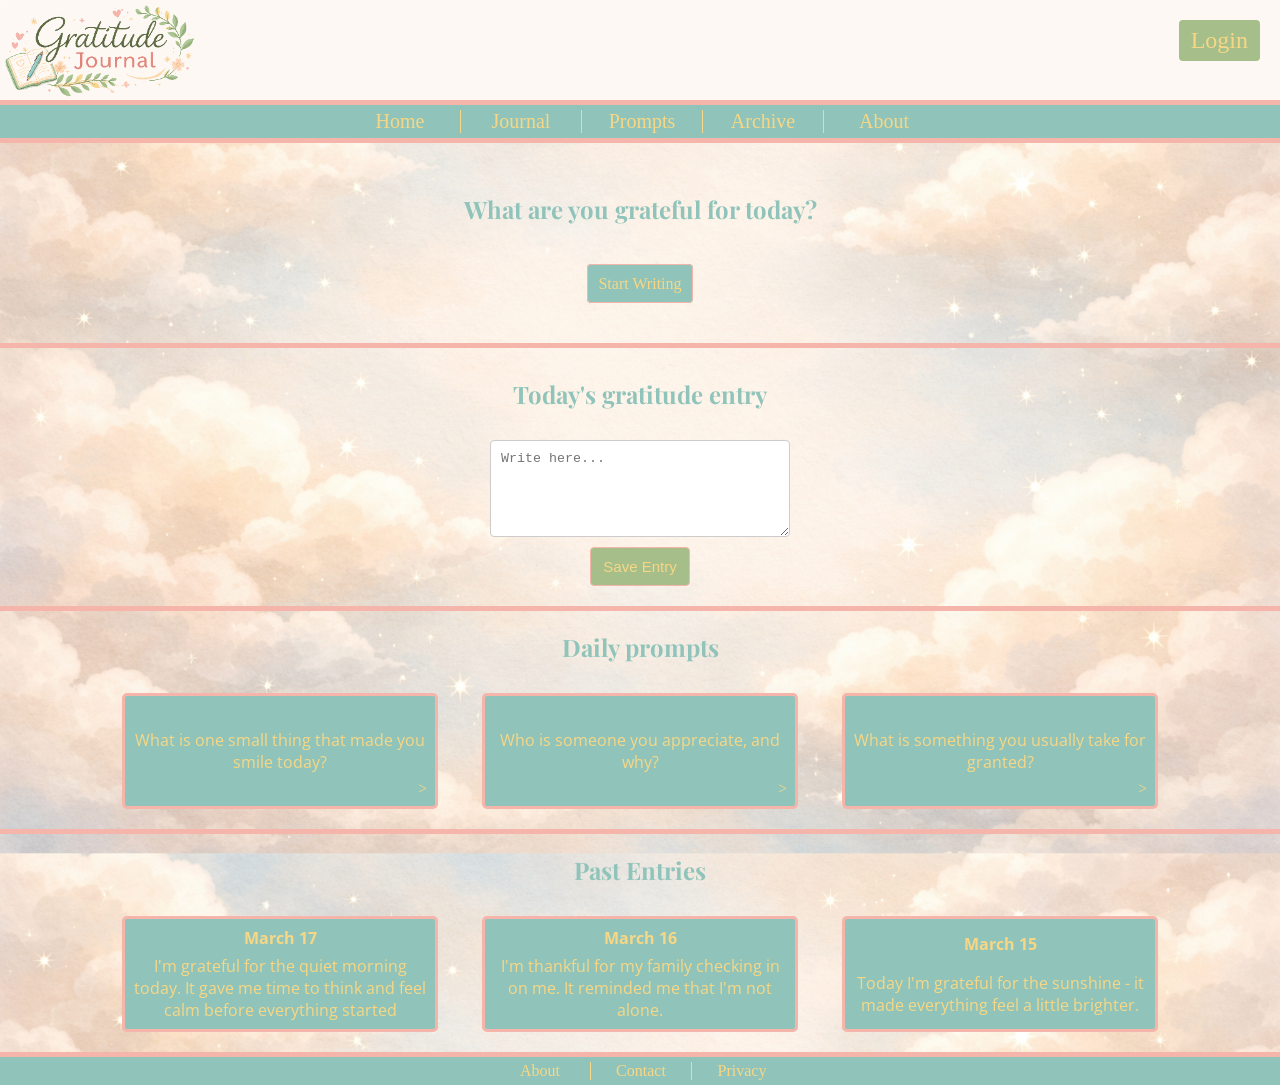
<file: index.html>
<!DOCTYPE html>
<html lang="en">
    <head>
        <meta charset="UTF-8">
        <meta name="viewport" content="width=device-width, initial-scale=1.0">
        <title>Gratitude Journal</title>
        <link rel="stylesheet" href="style.css">
        <link rel="preconnect" href="https://fonts.googleapis.com">
        <link rel="preconnect" href="https://fonts.gstatic.com" crossorigin>
        <link href="https://fonts.googleapis.com/css2?family=Open+Sans:ital,wght@0,300..800;1,300..800&family=Playfair+Display:ital,wght@0,400..900;1,400..900&display=swap" rel="stylesheet">
    </head>
    <body>
        <header>
            <img id="logo" src="images/gratitudelogo.png" alt="Gratitude Journal Logo">
            <a id="login" href="login.html">Login</a>
        </header>
        <nav>
            <ul>
                <li><a href="index.html">Home</a></li>
                <li><a href="journal.html">Journal</a></li>
                <li><a href="prompts.html">Prompts</a></li>
                <li><a href="archive.html">Archive</a></li>
                <li><a href="about.html">About</a></li>
            </ul>
        </nav>

        <main>
            <section id="journalsec">
                <h1>What are you grateful for today?</h1>
                <a id="journalbt" href="journal.html">Start Writing</a>
            </section>

            <section id="journaling">
                <h3>Today's gratitude entry</h3>
                <textarea id="entry" placeholder="Write here... " rows="5" cols="25" required></textarea>
                <button type="sbumit" id="submit" >Save Entry</button>
            </section>

            <section id="dailypromts">
                <h3>Daily prompts</h3>
                <div class="dpcard">
                    <p>
                        What is one small thing that made you smile today?
                    </p>
                    <a href="journal.html">></a>
                </div>
                <div class="dpcard">
                    <p>
                        Who is someone you appreciate, and why?
                    </p>
                    <a href="journal.html">></a>
                </div>
                <div class="dpcard">
                    <p>
                        What is something you usually take for granted?
                    </p>
                    <a href="journal.html">></a>
                </div>
            </section>

            <section id="pastentries">
                <h3>Past Entries</h3>
                <div class="decard">
                    <h4>March 17</h4>
                    <p>
                        I'm grateful for the quiet morning today. It gave me time to think and feel calm before everything started
                    </p>
                </div>
                <div class="decard">
                    <h4>March 16</h4>
                    <p>
                        I'm thankful for my family checking in on me. It reminded me that I'm not alone.
                    </p>
                </div>
                <div class="decard">
                    <h4>March 15</h4>
                    <p>
                        Today I'm grateful for the sunshine - it made everything feel a little brighter.
                    </p>
                </div>
            </section>
        </main>


        <footer>
            <div id="footerwrapper">
                <a href="about.html">About</a>
                <a href="#">Contact</a>
                <a href="#">Privacy</a>
            </div>
        </footer>
    </body>
</html>
</file>
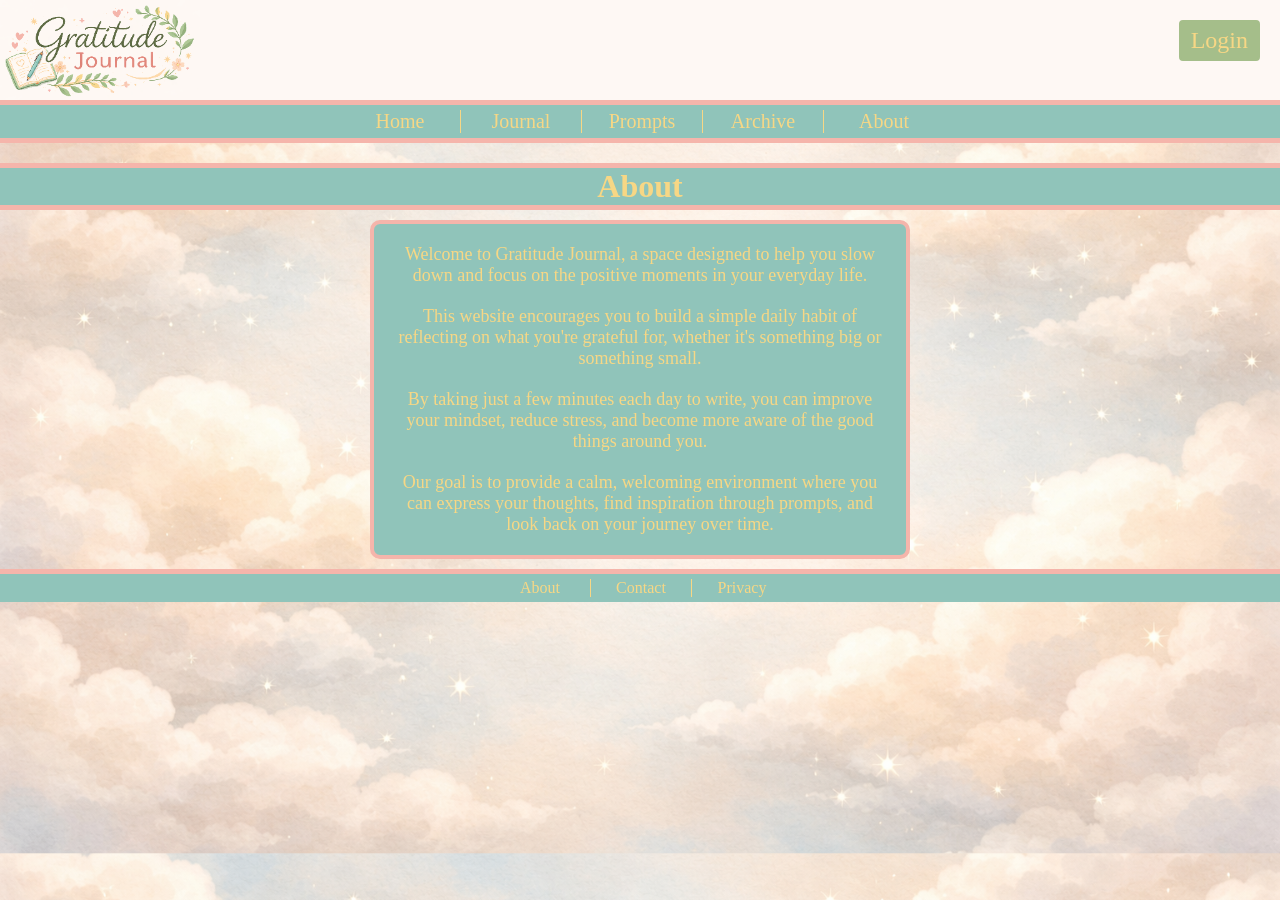
<file: about.html>
<!DOCTYPE html>
<html lang="en">
    <head>
        <meta charset="UTF-8">
        <meta name="viewport" content="width=device-width, initial-scale=1.0">
        <title>Gratitude Journal</title>
        <link rel="stylesheet" href="style.css">
        <link rel="preconnect" href="https://fonts.googleapis.com">
        <link rel="preconnect" href="https://fonts.gstatic.com" crossorigin>
        <link href="https://fonts.googleapis.com/css2?family=Open+Sans:ital,wght@0,300..800;1,300..800&family=Playfair+Display:ital,wght@0,400..900;1,400..900&display=swap" rel="stylesheet">
    </head>
    <body>
        <header>
            <img id="logo" src="images/gratitudelogo.png" alt="Gratitude Journal Logo">
            <a id="login" href="login.html">Login</a>
        </header>
        <nav>
            <ul>
                <li><a href="index.html">Home</a></li>
                <li><a href="journal.html">Journal</a></li>
                <li><a href="prompts.html">Prompts</a></li>
                <li><a href="archive.html">Archive</a></li>
                <li><a href="about.html">About</a></li>
            </ul>
        </nav>

        <h1 id="about_title">About</h1>
        <main id="about_main">
            <div id="about_box">
                <p>Welcome to Gratitude Journal, a space designed to help you slow down and focus on the positive moments in your everyday life.</p>
                <p>This website encourages you to build a simple daily habit of reflecting on what you're grateful for, whether it's something big or something small.</p>
                <p>By taking just a few minutes each day to write, you can improve your mindset, reduce stress, and become more aware of the good things around you.</p>
                <p>Our goal is to provide a calm, welcoming environment where you can express your thoughts, find inspiration through prompts, and look back on your journey over time.</p>

            </div>
        </main>

        <footer>
            <div id="footerwrapper">
                <a href="about.html">About</a>
                <a href="#">Contact</a>
                <a href="#">Privacy</a>
            </div>
        </footer>
    </body>
</html>
</file>
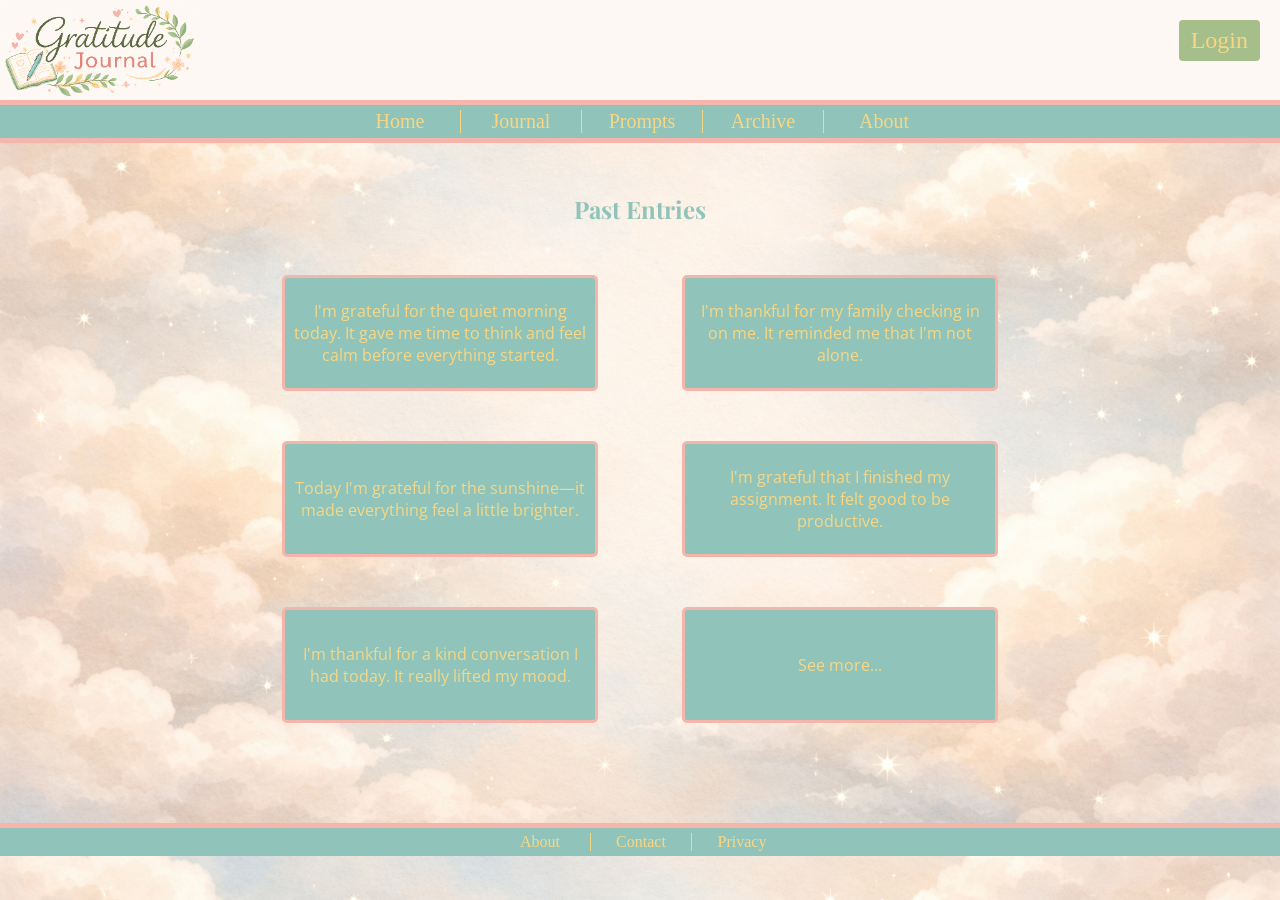
<file: archive.html>
<!DOCTYPE html>
<html lang="en">
    <head>
        <meta charset="UTF-8">
        <meta name="viewport" content="width=device-width, initial-scale=1.0">
        <title>Gratitude Journal</title>
        <link rel="stylesheet" href="style.css">
        <link rel="preconnect" href="https://fonts.googleapis.com">
        <link rel="preconnect" href="https://fonts.gstatic.com" crossorigin>
        <link href="https://fonts.googleapis.com/css2?family=Open+Sans:ital,wght@0,300..800;1,300..800&family=Playfair+Display:ital,wght@0,400..900;1,400..900&display=swap" rel="stylesheet">
    </head>
    <body>
        <header>
            <img id="logo" src="images/gratitudelogo.png" alt="Gratitude Journal Logo">
            <a id="login" href="login.html">Login</a>
        </header>
        <nav>
            <ul>
                <li><a href="index.html">Home</a></li>
                <li><a href="journal.html">Journal</a></li>
                <li><a href="prompts.html">Prompts</a></li>
                <li><a href="archive.html">Archive</a></li>
                <li><a href="about.html">About</a></li>
            </ul>
        </nav>

        <section id="archive">
            <h1>Past Entries</h1>
            <div class="decard">
                <p>
                    I'm grateful for the quiet morning today. It gave me time to think and feel calm before everything started.
                </p>
            </div>
            <div class="decard">
                <p>
                    I'm thankful for my family checking in on me. It reminded me that I'm not alone.
                </p>
            </div>
            <div class="decard">
                <p>
                    Today I'm grateful for the sunshine—it made everything feel a little brighter.
                </p>
            </div>
            <div class="decard">
                <p>
                    I'm grateful that I finished my assignment. It felt good to be productive.
                </p>
            </div>
            <div class="decard">
                <p>
                    I'm thankful for a kind conversation I had today. It really lifted my mood.
                </p>
            </div>
            <div class="decard">
                <p>
                    See more... 
                </p>
            </div>
        </section>

        <footer>
            <div id="footerwrapper">
                <a href="about.html">About</a>
                <a href="#">Contact</a>
                <a href="#">Privacy</a>
            </div>
        </footer>
    </body>
</html>
</file>
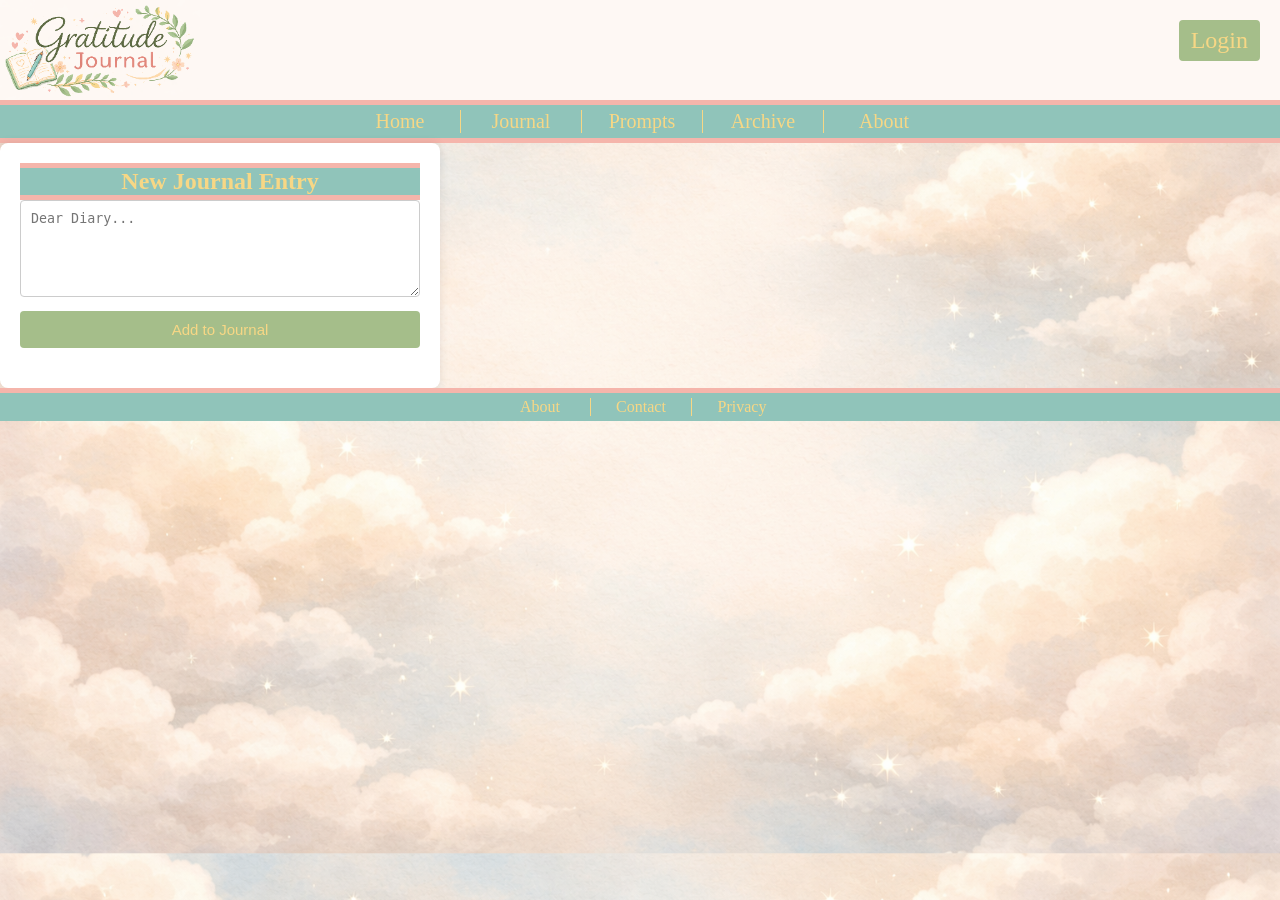
<file: journal.html>
<!DOCTYPE html>
<html lang="en">
    <head>
        <meta charset="UTF-8">
        <meta name="viewport" content="width=device-width, initial-scale=1.0">
        <title>Gratitude Journal</title>
        <link rel="stylesheet" href="style.css">
        <link rel="preconnect" href="https://fonts.googleapis.com">
        <link rel="preconnect" href="https://fonts.gstatic.com" crossorigin>
        <link href="https://fonts.googleapis.com/css2?family=Open+Sans:ital,wght@0,300..800;1,300..800&family=Playfair+Display:ital,wght@0,400..900;1,400..900&display=swap" rel="stylesheet">
    </head>
    <body>
        <header>
            <img id="logo" src="images/gratitudelogo.png" alt="Gratitude Journal Logo">
            <a id="login" href="login.html">Login</a>
        </header>
        <nav>
            <ul>
                <li><a href="index.html">Home</a></li>
                <li><a href="journal.html">Journal</a></li>
                <li><a href="prompts.html">Prompts</a></li>
                <li><a href="archive.html">Archive</a></li>
                <li><a href="about.html">About</a></li>
            </ul>
        </nav>
        
        <main>
            <div class="container">
                <h2 id="n_journal_entry">New Journal Entry</h2>
                <form id="item_form">
                    
                    <textarea id="j_entry" placeholder="Dear Diary..." rows="5" cols="25"></textarea>
                    <button type="submit" id="j_submit">Add to Journal</button>

                </form>
                <ul id="item_list">

                </ul>
            </div>
        </main>

        <footer>
            <div id="footerwrapper">
                <a href="about.html">About</a>
                <a href="#">Contact</a>
                <a href="#">Privacy</a>
            </div>
        </footer>
        <script src="j_script.js"></script>
    </body>
</html>
</file>
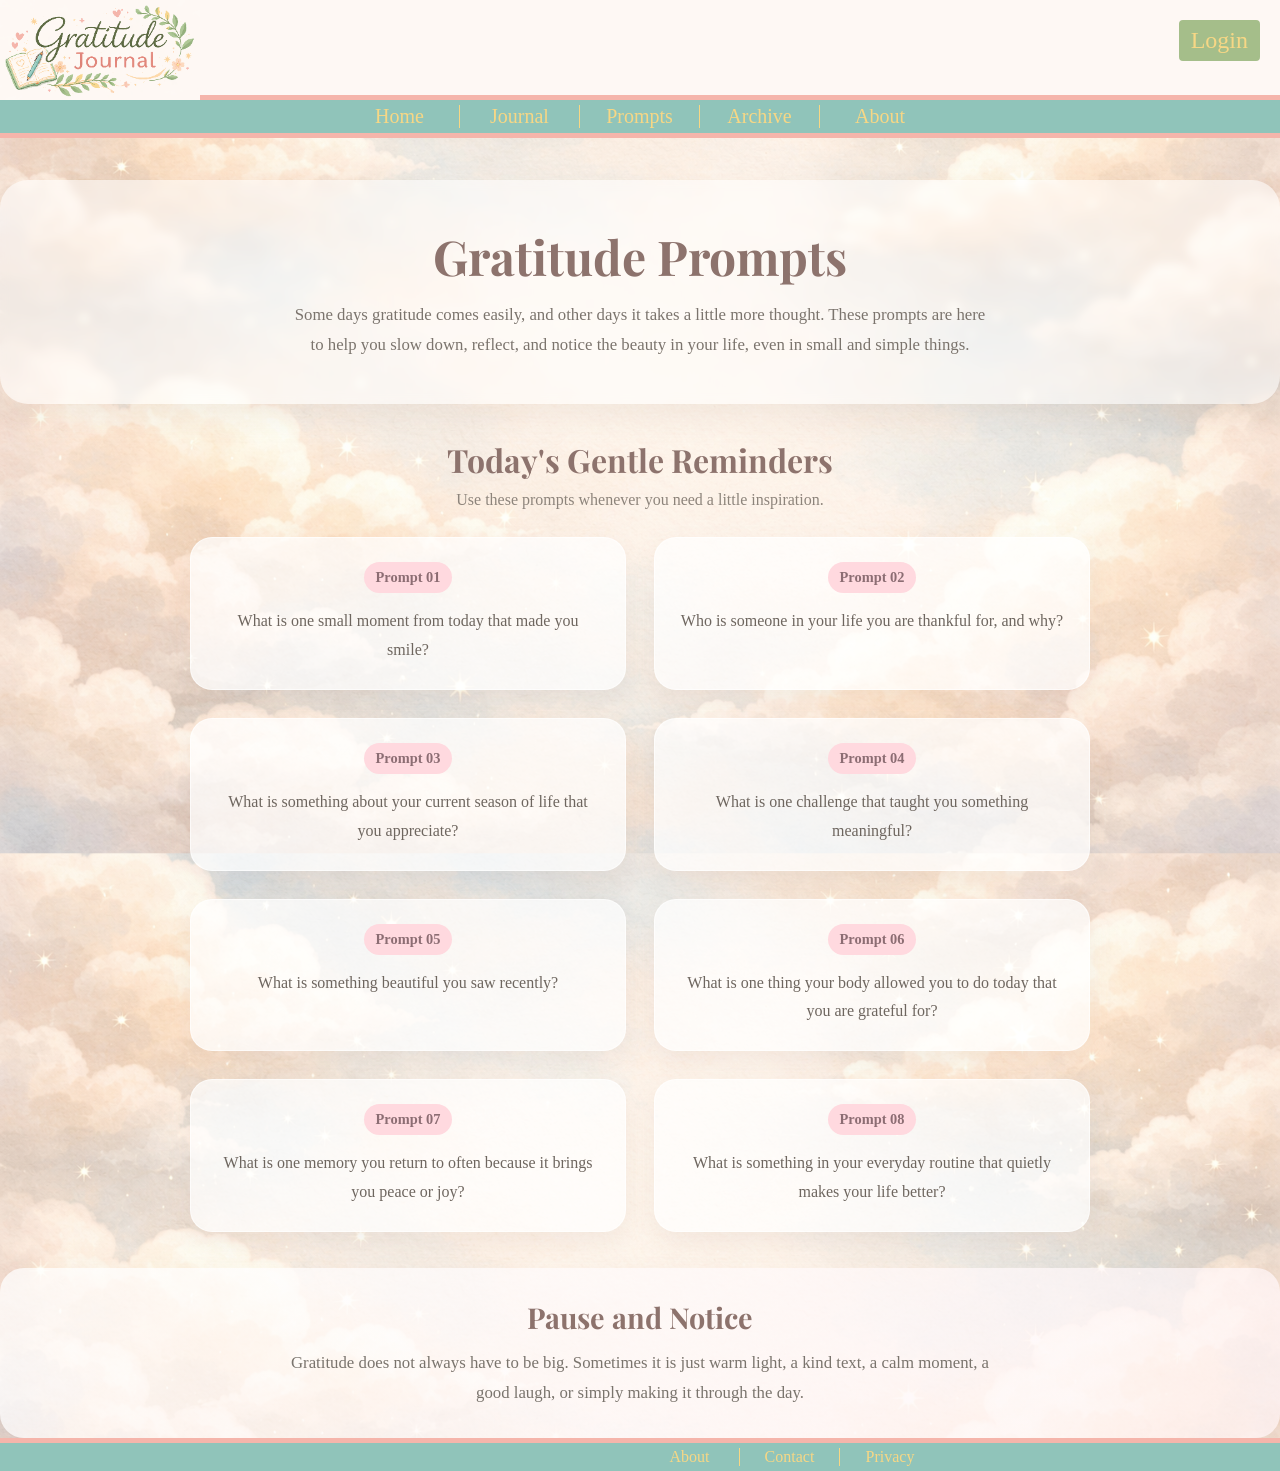
<file: prompts.html>
<!DOCTYPE html>
<html lang="en">
    <head>
        <meta charset="UTF-8">
        <meta name="viewport" content="width=device-width, initial-scale=1.0">
        <title>Gratitude Journal</title>
        <link rel="stylesheet" href="style.css">
        <link rel="preconnect" href="https://fonts.googleapis.com">
        <link rel="preconnect" href="https://fonts.gstatic.com" crossorigin>
        <link href="https://fonts.googleapis.com/css2?family=Open+Sans:ital,wght@0,300..800;1,300..800&family=Playfair+Display:ital,wght@0,400..900;1,400..900&display=swap" rel="stylesheet">
    <style>
* {
    box-sizing: border-box;
    margin: 0;
    padding: 0; }


.hero {
    text-align: center;
    margin: 42px auto 34px;
    padding: 44px 28px;
    background: rgba(255, 255, 255, 0.55);
    border-radius: 28px;
    box-shadow: 0 12px 30px rgba(165, 140, 125, 0.12);
    backdrop-filter: blur(4px);}

.hero h1 {
    font-family: "Playfair Display", serif;
    font-size: 3rem;
    color: #8d736d;
    margin-bottom: 12px;}

.hero p {
    max-width: 700px;
    margin: 0 auto;
    font-size: 1.05rem;
    line-height: 1.8;
    color: #7b746d;}

.prompt-section {
    margin-top: 20px;}

.section-title {
    text-align: center;
    font-family: "Playfair Display", serif;
    font-size: 2rem;
    color: #8d736d;
    margin-bottom: 10px;}

.section-subtitle {
    text-align: center;
    margin-bottom: 28px;
    color: #8d847b;
    font-size: 1rem;}

.prompt-grid {
  display: grid; 
  grid-template-columns: repeat(auto-fit, minmax(300px, 1fr));
  gap: 28px;
  max-width: 900px;
  margin: 0 auto;
}

.prompt-card {
    background: rgba(255, 255, 255, 0.72);
    border-radius: 22px;
    padding: 24px;
    box-shadow: 0 10px 24px rgba(154, 132, 122, 0.10);
    border: 1px solid rgba(255, 255, 255, 0.6);
    transition: 0.25s ease;}

.prompt-card:hover {
    transform: translateY(-5px);
    box-shadow: 0 14px 30px rgba(154, 132, 122, 0.14);}

.prompt-number {
    display: inline-block;
    background-color: #ffd9df;
    color: #8c6d73;
    font-weight: 700;
    font-size: 0.9rem;
    padding: 7px 12px;
    border-radius: 999px;
    margin-bottom: 14px;}

.prompt-card p {
    line-height: 1.8;
    color: #6e665f;
    font-size: 1rem;}

.quote-box {
    margin-top: 36px;
    background: linear-gradient(135deg, rgba(255,255,255,0.72), rgba(255,244,246,0.72));
    padding: 30px 26px;
    border-radius: 24px;
    text-align: center;
    box-shadow: 0 10px 24px rgba(154, 132, 122, 0.10);}

.quote-box h2 {
    font-family: "Playfair Display", serif;
    color: #8d736d;
    margin-bottom: 12px;
    font-size: 1.8rem;}

.quote-box p {
    font-size: 1.05rem;
    color: #7a746d;
    line-height: 1.8;
    max-width: 700px;
    margin: 0 auto;}

footer {
    border-top: 5px solid #f5b5ab;
    background-color: #90c4ba;
}

#footerwrapper {
    padding: 0px 200px;
    display: grid;
    grid-template-columns: repeat(3, 1fr);
    place-items: center;
    width: 300px;
    margin: auto;
}

footer a {
    color: #f7d785;
    text-decoration: none;
}

@media (max-width: 768px) {
    .hero h1 {font-size: 2.2rem;}

nav ul {
    gap: 8px;}

nav a {
    padding: 8px 12px;
    font-size: 0.95rem;}

.logo {
    width: 180px;}}

@media (max-width: 500px){
.hero {
    padding: 30px 18px;}

.hero h1 {
    font-size: 1.9rem;}

.prompt-card {
    padding: 20px 16px;}

footer a {
    display: inline-block;
    margin: 6px 10px;}
} 
</style>
</head>
    <body>
        <body>
        <header>
            <img id="logo" src="images/gratitudelogo.png" alt="Gratitude Journal Logo">
            <a id="login" href="login.html">Login</a>
        </header>
        <nav>
            <ul>
                <li><a href="index.html">Home</a></li>
                <li><a href="journal.html">Journal</a></li>
                <li><a href="prompts.html">Prompts</a></li>
                <li><a href="archive.html">Archive</a></li>
                <li><a href="about.html">About</a></li>
            </ul>
        </nav>
        <main>
            <section class="hero">
                <h1>Gratitude Prompts</h1>
                <p>
                    Some days gratitude comes easily, and other days it takes a little more thought. These prompts are here to help you slow down, reflect, and notice the beauty in your life, even in small and simple things.</p>
                </section>
                <section class="prompt-section">
                    <h2 class="section-title">Today's Gentle Reminders</h2>
                    <p class="section-subtitle">Use these prompts whenever you need a little inspiration.</p>
                    <div class="prompt-grid">
                        <div class="prompt-card">
                            <span class="prompt-number">Prompt 01</span>
                            <p>What is one small moment from today that made you smile?</p>
                        </div>
                        <div class="prompt-card">
                            <span class="prompt-number">Prompt 02</span>
                            <p>Who is someone in your life you are thankful for, and why?</p>
                        </div>
                        <div class="prompt-card">
                            <span class="prompt-number">Prompt 03</span>
                            <p>What is something about your current season of life that you appreciate?</p>
                        </div>
                        <div class="prompt-card">
                            <span class="prompt-number">Prompt 04</span>
                            <p>What is one challenge that taught you something meaningful?</p>
                        </div>
                        <div class="prompt-card">
                            <span class="prompt-number">Prompt 05</span>
                            <p>What is something beautiful you saw recently?</p>
                        </div>
                        <div class="prompt-card">
                            <span class="prompt-number">Prompt 06</span>
                            <p>What is one thing your body allowed you to do today that you are grateful for?</p>
                        </div>
                        <div class="prompt-card">
                            <span class="prompt-number">Prompt 07</span>
                            <p>What is one memory you return to often because it brings you peace or joy?</p>
                        </div>
                        <div class="prompt-card">
                            <span class="prompt-number">Prompt 08</span>
                            <p>What is something in your everyday routine that quietly makes your life better?</p>
                        </div>
                    </div>
                </section>
                <section class="quote-box">
                    <h2>Pause and Notice</h2>
                    <p>Gratitude does not always have to be big. Sometimes it is just warm light, a kind text, a calm moment, a good laugh, or simply making it through the day.</p>
                </section>
            </main>
            <footer>
            <div id="footerwrapper">
                <a href="about.html">About</a>
                <a href="#">Contact</a>
                <a href="#">Privacy</a>
            </div>
        </footer>
    </div>
</body>
</html>
</file>
<file: style.css>
* {
    margin: 0;
    padding: 0;
}

header{
    border-bottom: 5px solid #f5b5ab;
    background-color: #fef8f4;
    height: 100px;
}

#logo {
    width: 200px;
    margin: 0;
    padding: 0;
    float: left;
}

body {
    place-items: center;
    text-align: center;
    background: url(images/clouldbackground.png);
    background-size: 100%;
}

#login {
    color: #90c4ba;
    color: #f7d785;
    font-size: 1.5em;
    padding: 5px 10px;
    background-color: #a5be8a;
    border: 2px solid #a5be8a;
    border-radius: 4px;
    text-decoration: none;
    margin: 20px 20px;
    float: right;
}

#login:hover {
    background-color: #91a877;
    border: 2px solid #91a877;
}


nav { 
    background: #90c4ba;
    border-bottom: 5px solid #f5b5ab;
    font-size: 20px;
    padding: 5px 0px;
    margin: auto;
}

nav a {
    display: block;
    color: #f7d785;
    position: relative;
    text-decoration: none;
}

nav a:hover {
    color: #90c4ba;
    background-color: #f7d785;
}

nav ul {
    display: grid;
    grid-template-columns: repeat(5, 1fr);
    width: 600px;
    margin: auto;
    padding: 0;
    place-items: center;
    
}
nav ul li {
    width: 120px;
    list-style-type: none;
    border-right: 1px solid #f7d785;
}

nav ul li:last-child {
    border-right: none  ;
}

#journalsec {
    border-bottom: 5px solid #f5b5ab;
    height: 150px;
}

#journalsec h1 {
    font-family: "Playfair Display", serif;
    margin: 50px 10px;
    color: #90c4ba;
}

#journalbt {
    text-decoration: none;
    width: 100px;
    border: solid 1px #f5b5ab;
    border-radius: 4px;
    padding: 10px;
    color: #f7d785;
    background: #90c4ba;
}

#journalbt:hover {
    background-color: #a5be8a;
}

#journaling {
    display: grid;
    font-family: "Playfair Display", serif;
    font-size: 1.5em;
    place-items: center;
    border-bottom: 5px solid #f5b5ab;
}

#journaling h3 {
    font-family: "Playfair Display", serif;
    font-size: 1em;
    color: #90c4ba;
    margin: 30px;
}

#entry {
    width: 300px;
    padding: 10px;
    margin-bottom: 10px;
    border: 1px solid #ccc;
    border-radius: 4px;
    box-sizing: border-box;
    max-width: 100%;
    resize: vertical;
}

#submit {
    width: 100px;
    padding: 10px;
    background-color: #a5be8a;
    color: #f7d785;
    border: solid 1px #f5b5ab;
    border-radius: 4px;
    margin-bottom: 20px;

    font-size: 15px;
}

#submit:hover {
    background-color: #91a877;
}

#dailypromts {
    border-bottom: 5px solid #f5b5ab;
    display: grid;
    grid-template-columns: repeat(3, 1fr);
    row-gap: 30px;
    padding: 20px 100px
}

#dailypromts h3 {
    grid-column: 1/4;
    font-family: "Playfair Display", serif;
    font-size: 1.5em;
    color: #90c4ba;

}

.dpcard {
    display: grid;
    width: 300px;
    height: 100px;
    border: 3px solid #f5b5ab;
    border-radius: 5px;
    padding: 5px;
    place-items: center;
    margin: auto;
    background: #90c4ba;
    position: relative;
}

.dpcard p {
    margin: auto;
    font-family: "Open Sans", sans-serif;
    color: #f7d785;
}

.dpcard a {
    text-decoration: none;
    color: #f7d785;
    position: absolute;
    bottom: 0.5rem;
    right: 0.5rem;
}

#pastentries {
    display: grid;
    grid-template-columns: repeat(3, 1fr);
    row-gap: 30px;
    padding: 20px 100px
}

#pastentries h3 {
    grid-column: 1/4;
    font-family: "Playfair Display", serif;
    font-size: 1.5em;
    color: #90c4ba;
}

.decard {
    display: grid;
    width: 300px;
    height: 100px;
    border: 3px solid #f5b5ab;
    border-radius: 5px;
    padding: 5px;
    place-items: center;
    margin: auto;
    background: #90c4ba;
}

.decard h4 {
    margin: auto;
    font-family: "Open Sans", sans-serif;
    color: #f7d785;
}

.decard p {
    margin: auto;
    font-family: "Open Sans", sans-serif;
    color: #f7d785;
}

footer {
    border-top: 5px solid #f5b5ab;
    background-color: #90c4ba;
    place-items: center;
    padding: 5px 0px;
    margin: auto;
}

#footerwrapper {
    display: grid;
    grid-template-columns: repeat(3, 1fr);
    place-items: center;
    width: 300px;
    margin: auto;
}

footer a {
    width: 100px;
    color: #f7d785;
    text-decoration: none;
    border-right: 1px solid #f7d785;
}

footer a:last-child {
    border-right: none;
}

/*The bellow CSS is for the journal page*/

.container {
    background-color: #fff;
    padding: 20px;
    border-radius: 8px;
    box-shadow: 0 0 10px #0000001A;
    width: 400px;
}

#n_journal_entry {
    color: #f7d785;
    border-top: 5px solid #f5b5ab;
    background-color: #90c4ba;
    border-bottom: 5px solid #f5b5ab;
}

#j_entry {
    width: 100%;
    padding: 10px;
    margin-bottom: 10px;
    border: 1px solid #ccc;
    border-radius: 4px;
    box-sizing: border-box;
    max-width: 100%;
    resize: vertical;
}

#j_submit {
    width: 100%;
    padding: 10px;
    background-color: #a5be8a;
    color: #f7d785;
    border: none;
    border-radius: 4px;
    margin-bottom: 20px;

    font-size: 15px;
}

#j_submit:hover {
    background-color: #91a877;
}

#item_list {
    list-style-type: none;
    padding: 0;
}

#item_list li {
    position: relative;
    padding: 10px;
    background-color: #e9e9e9;
    margin-bottom: 5px;
    border-radius: 4px;
    word-wrap: break-word;
}

#item_list li p {
    margin-top: 15px;
    white-space: pre-wrap;
    text-align: left;
}

.entry-date {
    position: absolute;
    top: 5px;
    left: 10px;
    font-size: 12px;
    color: #555;
}

/*end of journal CSS*/

/* Start of Archive CSS */
#archive {
    display: grid;
    grid-template-columns: 1fr 1fr;
    width: 800px;
    margin: auto;
    row-gap: 50px;
    margin-top: 50px;
    margin-bottom: 100px;
}

#archive  h1 {
    grid-column: 1/3;
    font-family: "Playfair Display", serif;
    /* margin: 50px; */
    color: #90c4ba;
}
/* End of Archive CSS */

/*Start of About Page*/

#about_main {
    display: flex;
    justify-content: center;
}

#about_title {
    color: #f7d785;
    border-top: 5px solid #f5b5ab;
    background-color: #90c4ba;
    border-bottom: 5px solid #f5b5ab;
    margin-top: 20px;
    margin-bottom: 10px;
    padding-left: 100px;
    padding-right: 100px;
}

#about_box {
    border: 4px solid #f5b5ab;
    border-radius: 10px;
    width: 40%;
    padding: 10px;
    margin-bottom: 10px;

    background-color: #90c4ba;
}

#about_box p {
    overflow-wrap: break-word;
    padding: 10px;
    font-size: large;
    color: #f7d785;
}

/*End of About Page    #d1b773  */

/* For moble devices */

@media (max-width: 768px) {


    #dailypromts {
        width: auto;
        display: block;

    }
    .dpcard {
        width: 50%;
        margin-top: 10px;
        height: auto;
    }

    #pastentries {
        width: auto;
        display: block;
    }

    .decard {
        width: 50%;
        margin-top: 10px;
        height: auto;
    }

    #archive {
        width: auto;
        display: block;
    }

}
</file>
